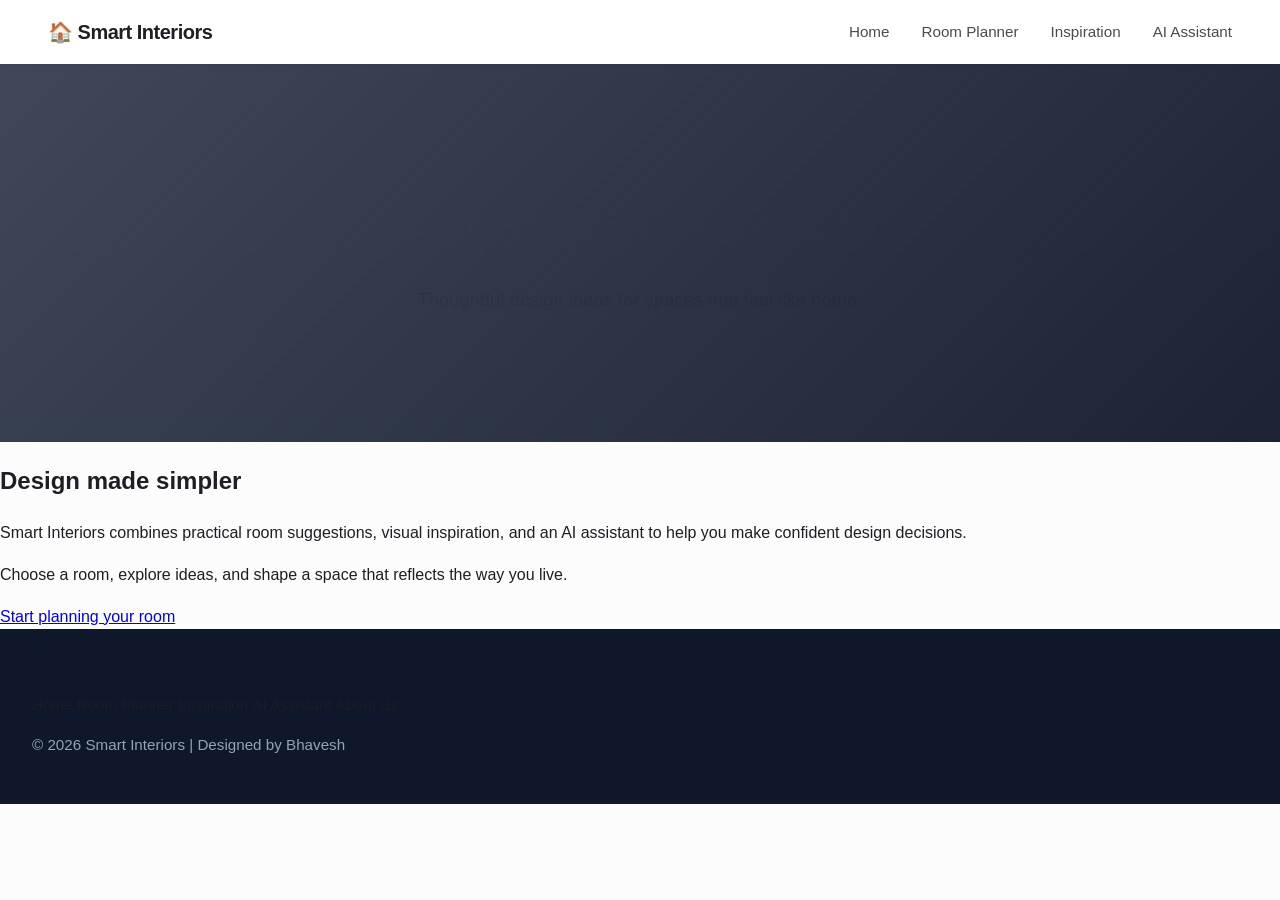
<file: about.html>
<!DOCTYPE html>
<html lang="en">
<head>
  <meta charset="UTF-8">
  <meta name="viewport" content="width=device-width, initial-scale=1.0">
  <title>About Smart Interiors</title>
  <link rel="stylesheet" href="style.css">
</head>
<body>
  <header>
    <div class="logo">🏠 Smart Interiors</div>
    <nav aria-label="Main navigation">
      <ul>
        <li><a href="index.html#home">Home</a></li>
        <li><a href="index.html#suggestions">Room Planner</a></li>
        <li><a href="index.html#gallery">Inspiration</a></li>
        <li><a href="index.html#assistant">AI Assistant</a></li>
      </ul>
    </nav>
  </header>

  <main class="about-page">
    <section class="hero">
      <h1>About Smart Interiors</h1>
      <p>Thoughtful design ideas for spaces that feel like home.</p>
    </section>

    <section class="about-content">
      <h2>Design made simpler</h2>
      <p>Smart Interiors combines practical room suggestions, visual inspiration, and an AI assistant to help you make confident design decisions.</p>
      <p>Choose a room, explore ideas, and shape a space that reflects the way you live.</p>
      <a class="about-back-link" href="index.html#suggestions">Start planning your room</a>
    </section>
  </main>

  <footer id="contact">
    <nav class="footer-links" aria-label="Footer navigation">
      <a href="index.html#home">Home</a>
      <a href="index.html#suggestions">Room Planner</a>
      <a href="index.html#gallery">Inspiration</a>
      <a href="index.html#assistant">AI Assistant</a>
      <a href="about.html">About Us</a>
    </nav>
    <p>&copy; 2026 Smart Interiors | Designed by Bhavesh</p>
  </footer>

  <script src="script.js"></script>
</body>
</html>
</file>
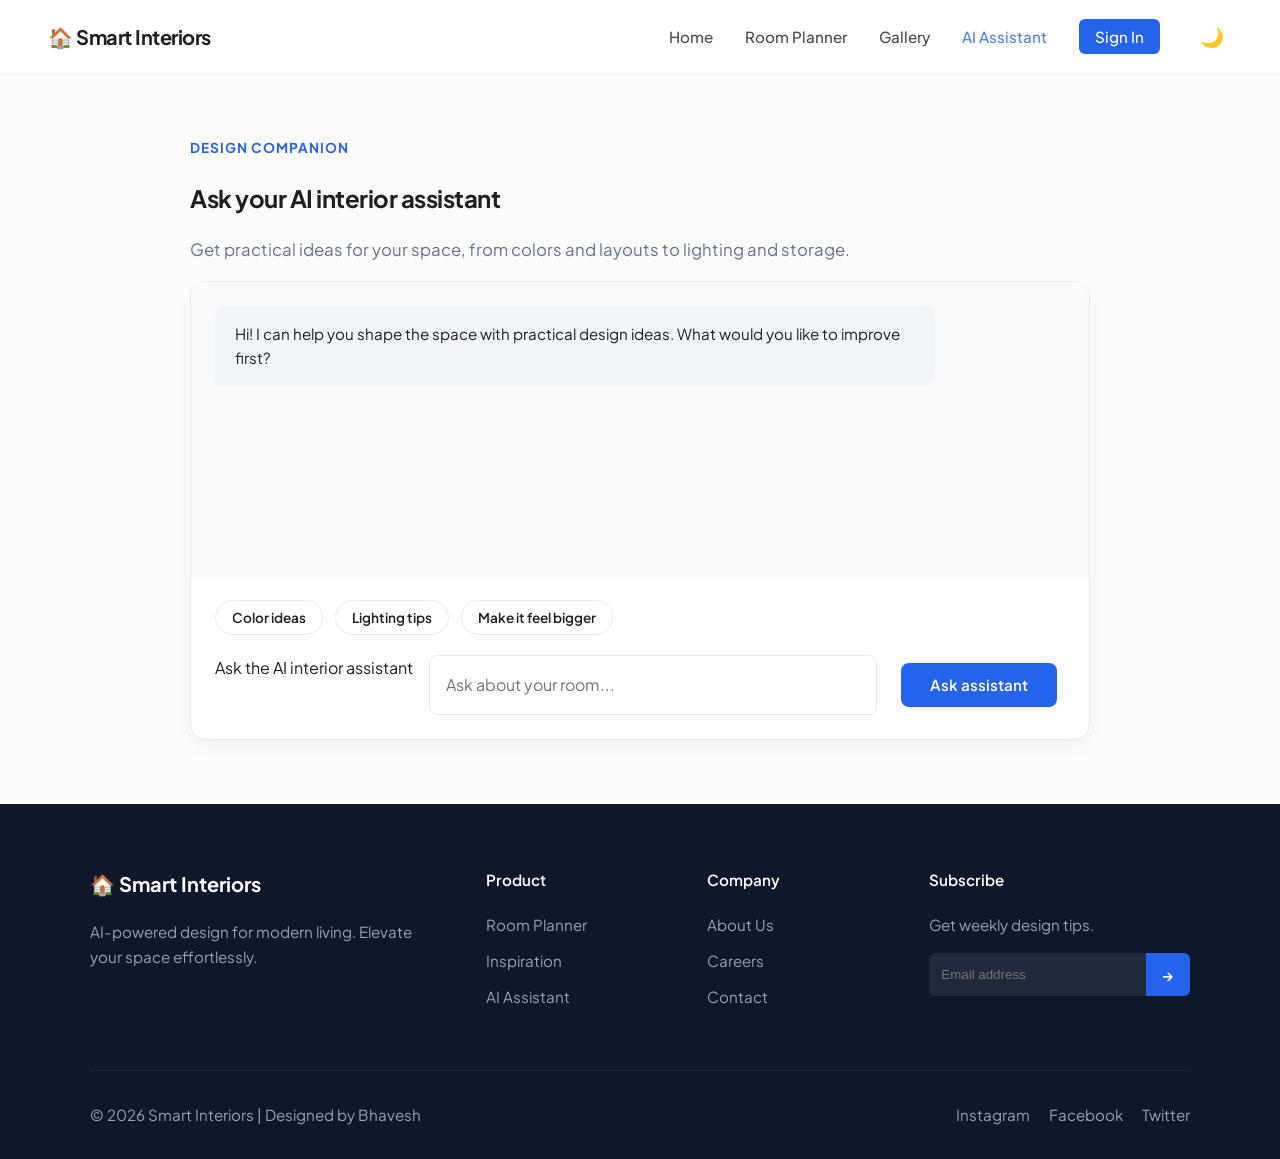
<file: assistant.html>
<!DOCTYPE html>
<html lang="en">
<head>
  <meta charset="UTF-8">
  <meta name="viewport" content="width=device-width, initial-scale=1.0">
  <title>Smart Interiors | AI Assistant</title>
  <link rel="preconnect" href="https://fonts.googleapis.com">
  <link rel="preconnect" href="https://fonts.gstatic.com" crossorigin>
  <link href="https://fonts.googleapis.com/css2?family=Plus+Jakarta+Sans:wght@400;500;600;700&display=swap" rel="stylesheet">
  <link rel="stylesheet" href="style.css">
</head>
<body>
  <!-- Header -->
  <header id="main-header">
    <div class="logo">🏠 Smart Interiors</div>
    <button class="mobile-menu-btn" id="mobile-menu-btn" aria-label="Toggle menu">☰</button>
    <nav id="main-nav">
      <ul>
        <li><a href="index.html">Home</a></li>
        <li><a href="planner.html">Room Planner</a></li>
        <li><a href="gallery.html">Gallery</a></li>
        <li><a href="assistant.html" style="color: var(--primary);">AI Assistant</a></li>
        <li><a href="#" id="login-btn" class="nav-btn">Sign In</a></li>
        <li><button id="theme-toggle" class="icon-btn" aria-label="Toggle dark mode">🌙</button></li>
      </ul>
    </nav>
  </header>

  <!-- Assistant -->
  <section class="assistant-section animate-on-scroll" id="assistant">
    <div class="assistant-heading">
      <p class="eyebrow" style="color: var(--primary); font-weight: 700; text-transform: uppercase; letter-spacing: 1px; font-size: 0.85rem; margin-bottom: 0.5rem;">Design companion</p>
      <h2>Ask your AI interior assistant</h2>
      <p>Get practical ideas for your space, from colors and layouts to lighting and storage.</p>
    </div>
    <div class="assistant-panel">
      <div class="chat-messages" id="chat-messages" role="log" aria-live="polite" aria-label="AI assistant conversation"></div>
      <div class="quick-prompts" aria-label="Suggested questions">
        <button type="button" data-question="What colors would work well?">Color ideas</button>
        <button type="button" data-question="How can I improve the lighting?">Lighting tips</button>
        <button type="button" data-question="How can I make the room feel bigger?">Make it feel bigger</button>
      </div>
      <form class="chat-form" id="assistant-form">
        <label class="sr-only" for="assistant-input">Ask the AI interior assistant</label>
        <input id="assistant-input" type="text" placeholder="Ask about your room..." autocomplete="off" required>
        <button type="submit">Ask assistant</button>
      </form>
    </div>
  </section>

  <!-- Footer -->
  <footer id="contact">
    <div class="footer-content">
      <div class="footer-brand">
        <h3>🏠 Smart Interiors</h3>
        <p>AI-powered design for modern living. Elevate your space effortlessly.</p>
      </div>
      <div class="footer-links-col">
        <h4>Product</h4>
        <a href="planner.html">Room Planner</a>
        <a href="gallery.html">Inspiration</a>
        <a href="assistant.html">AI Assistant</a>
      </div>
      <div class="footer-links-col">
        <h4>Company</h4>
        <a href="#">About Us</a>
        <a href="#">Careers</a>
        <a href="#">Contact</a>
      </div>
      <div class="footer-newsletter">
        <h4>Subscribe</h4>
        <p>Get weekly design tips.</p>
        <form class="newsletter-form" onsubmit="event.preventDefault(); showToast('Subscribed successfully! 🎉');">
          <input type="email" placeholder="Email address" required>
          <button type="submit">→</button>
        </form>
      </div>
    </div>
    <div class="footer-bottom">
      <p>&copy; 2026 Smart Interiors | Designed by Bhavesh</p>
      <div class="socials">
        <a href="#">Instagram</a>
        <a href="#">Facebook</a>
        <a href="#">Twitter</a>
      </div>
    </div>
  </footer>

  <div id="toast-container"></div>
  <script src="script.js"></script>
</body>
</html>
</file>
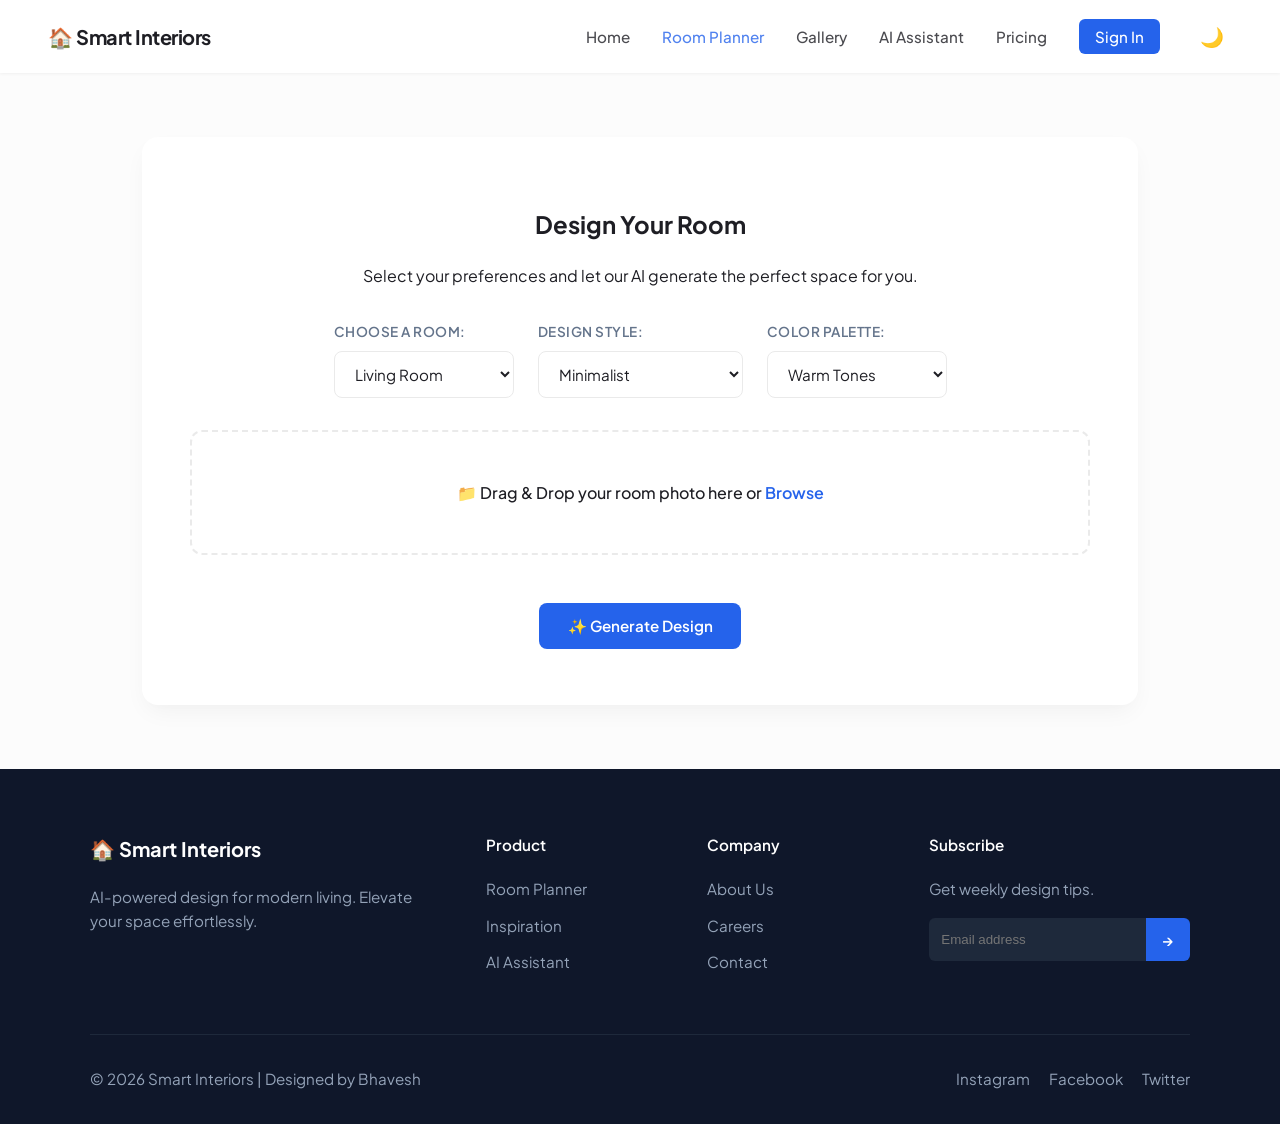
<file: planner.html>
<!DOCTYPE html>
<html lang="en">
<head>
  <meta charset="UTF-8">
  <meta name="viewport" content="width=device-width, initial-scale=1.0">
  <title>Smart Interiors | Room Planner</title>
  <link rel="preconnect" href="https://fonts.googleapis.com">
  <link rel="preconnect" href="https://fonts.gstatic.com" crossorigin>
  <link href="https://fonts.googleapis.com/css2?family=Plus+Jakarta+Sans:wght@400;500;600;700&display=swap" rel="stylesheet">
  <link rel="stylesheet" href="style.css">
</head>
<body>
  <!-- Header -->
  <header id="main-header">
    <div class="logo">🏠 Smart Interiors</div>
    <button class="mobile-menu-btn" id="mobile-menu-btn" aria-label="Toggle menu">☰</button>
    <nav id="main-nav">
      <ul>
        <li><a href="index.html">Home</a></li>
        <li><a href="planner.html" style="color: var(--primary);">Room Planner</a></li>
        <li><a href="gallery.html">Gallery</a></li>
        <li><a href="assistant.html">AI Assistant</a></li>
        <li><a href="pricing.html">Pricing</a></li>
        <li><a href="#" id="login-btn" class="nav-btn">Sign In</a></li>
        <li><button id="theme-toggle" class="icon-btn" aria-label="Toggle dark mode">🌙</button></li>
      </ul>
    </nav>
  </header>

  <!-- Input -->
  <section class="input-section animate-on-scroll" id="suggestions">
    <h2>Design Your Room</h2>
    <p style="color: var(--text-color); margin-bottom: 2rem;">Select your preferences and let our AI generate the perfect space for you.</p>
    <div class="filters">
      <div class="filter-group">
        <label for="room">Choose a room:</label>
        <select id="room">
          <option value="living">Living Room</option>
          <option value="bedroom">Bedroom</option>
          <option value="kitchen">Kitchen</option>
          <option value="office">Office</option>
        </select>
      </div>
      <div class="filter-group">
        <label for="style">Design Style:</label>
        <select id="style">
          <option value="minimalist">Minimalist</option>
          <option value="bohemian">Bohemian</option>
          <option value="industrial">Industrial</option>
          <option value="scandinavian">Scandinavian</option>
          <option value="midcentury">Mid-Century Modern</option>
        </select>
      </div>
      <div class="filter-group">
        <label for="color">Color Palette:</label>
        <select id="color">
          <option value="warm">Warm Tones</option>
          <option value="cool">Cool Tones</option>
          <option value="monochromatic">Monochromatic</option>
          <option value="pastel">Pastels</option>
        </select>
      </div>
    </div>

    <div class="upload-area" id="upload-area">
      <p>📁 Drag & Drop your room photo here or <span class="upload-link">Browse</span></p>
      <input type="file" id="room-upload" hidden accept="image/*">
    </div>

    <button type="button" id="suggest-btn" onclick="getSuggestion()">✨ Generate Design</button>
  </section>

  <!-- Output -->
  <section class="output-section" id="gallery" style="display: none;">
    <div class="output-header">
      <h2>Your AI Design</h2>
      <button id="save-design-btn" class="icon-btn outline">❤️ Save Design</button>
    </div>
    
    <div id="loading-state" style="display:none;">
      <div class="skeleton-wrapper">
        <div class="skeleton skel-title"></div>
        <div class="skeleton skel-text"></div>
        <div class="skeleton skel-img"></div>
        <div class="skel-grid">
          <div class="skeleton skel-card"></div>
          <div class="skeleton skel-card"></div>
          <div class="skeleton skel-card"></div>
        </div>
      </div>
    </div>

    <div id="results-content">
      <p id="suggestion-text">Your AI suggestion will appear here...</p>
      
      <div class="palette-container">
        <div id="color-palette" class="color-palette"></div>
      </div>

      <div id="suggestion-image"></div>
      
      <div class="shoppable-container">
        <h3>Shop the Look</h3>
        <div id="shoppable-items" class="shoppable-items"></div>
      </div>
    </div>
  </section>

  <!-- Footer -->
  <footer id="contact">
    <div class="footer-content">
      <div class="footer-brand">
        <h3>🏠 Smart Interiors</h3>
        <p>AI-powered design for modern living. Elevate your space effortlessly.</p>
      </div>
      <div class="footer-links-col">
        <h4>Product</h4>
        <a href="planner.html">Room Planner</a>
        <a href="gallery.html">Inspiration</a>
        <a href="assistant.html">AI Assistant</a>
      </div>
      <div class="footer-links-col">
        <h4>Company</h4>
        <a href="#">About Us</a>
        <a href="#">Careers</a>
        <a href="#">Contact</a>
      </div>
      <div class="footer-newsletter">
        <h4>Subscribe</h4>
        <p>Get weekly design tips.</p>
        <form class="newsletter-form" onsubmit="event.preventDefault(); showToast('Subscribed successfully! 🎉');">
          <input type="email" placeholder="Email address" required>
          <button type="submit">→</button>
        </form>
      </div>
    </div>
    <div class="footer-bottom">
      <p>&copy; 2026 Smart Interiors | Designed by Bhavesh</p>
      <div class="socials">
        <a href="#">Instagram</a>
        <a href="#">Facebook</a>
        <a href="#">Twitter</a>
      </div>
    </div>
  </footer>

  <div id="toast-container"></div>
  <script src="script.js"></script>
</body>
</html>
</file>
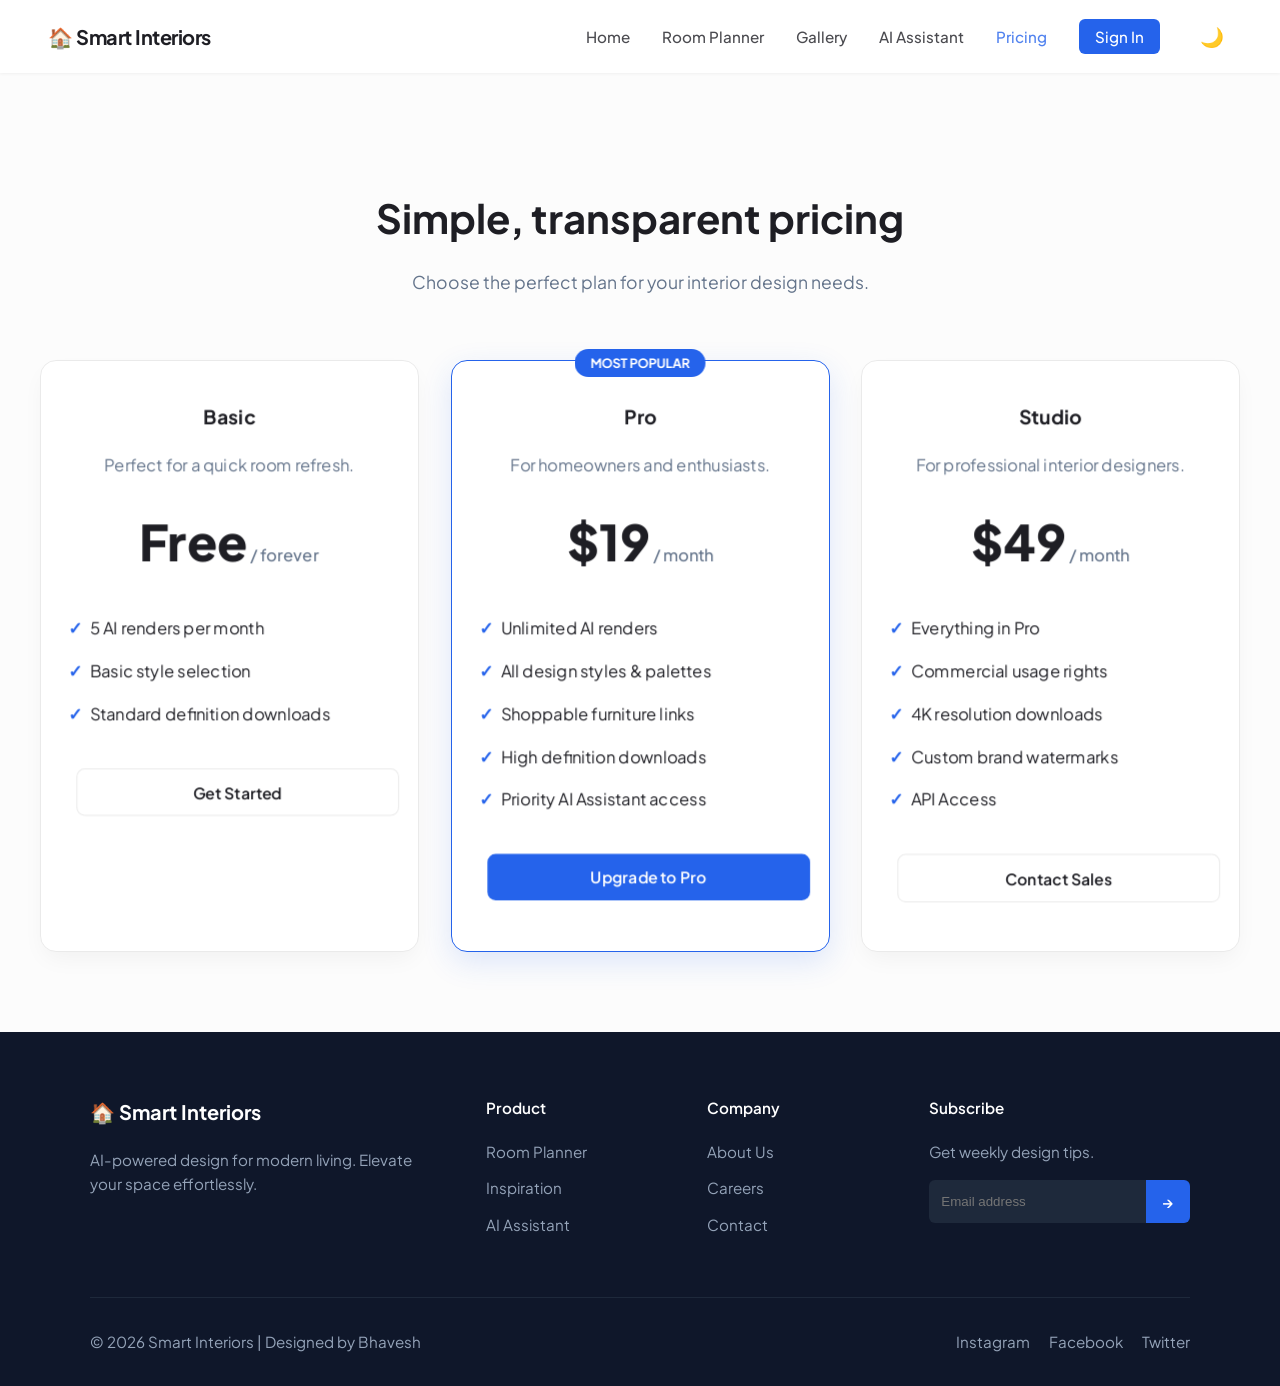
<file: pricing.html>
<!DOCTYPE html>
<html lang="en">
<head>
  <meta charset="UTF-8">
  <meta name="viewport" content="width=device-width, initial-scale=1.0">
  <title>Smart Interiors | Pricing</title>
  <link rel="preconnect" href="https://fonts.googleapis.com">
  <link rel="preconnect" href="https://fonts.gstatic.com" crossorigin>
  <link href="https://fonts.googleapis.com/css2?family=Plus+Jakarta+Sans:wght@400;500;600;700&display=swap" rel="stylesheet">
  <link rel="stylesheet" href="style.css">
</head>
<body>
  <!-- Header -->
  <header id="main-header">
    <div class="logo">🏠 Smart Interiors</div>
    <button class="mobile-menu-btn" id="mobile-menu-btn" aria-label="Toggle menu">☰</button>
    <nav id="main-nav">
      <ul>
        <li><a href="index.html">Home</a></li>
        <li><a href="planner.html">Room Planner</a></li>
        <li><a href="gallery.html">Gallery</a></li>
        <li><a href="assistant.html">AI Assistant</a></li>
        <li><a href="pricing.html" style="color: var(--primary);">Pricing</a></li>
        <li><a href="#" id="login-btn" class="nav-btn">Sign In</a></li>
        <li><button id="theme-toggle" class="icon-btn" aria-label="Toggle dark mode">🌙</button></li>
      </ul>
    </nav>
  </header>

  <!-- Pricing Section -->
  <section class="pricing-section animate-on-scroll">
    <h2 style="font-size: 2.5rem; margin-bottom: 1rem;">Simple, transparent pricing</h2>
    <p style="color: #64748b; font-size: 1.1rem; margin-bottom: 4rem;">Choose the perfect plan for your interior design needs.</p>
    
    <div class="pricing-grid">
      <!-- Basic -->
      <div class="price-card tilt-card">
        <div class="tilt-card-inner">
          <h3 style="margin-top: 0;">Basic</h3>
          <p style="color: #64748b;">Perfect for a quick room refresh.</p>
          <div class="price">Free<span> / forever</span></div>
          <ul class="features">
            <li>5 AI renders per month</li>
            <li>Basic style selection</li>
            <li>Standard definition downloads</li>
          </ul>
          <button class="secondary price-btn">Get Started</button>
        </div>
      </div>
      
      <!-- Pro -->
      <div class="price-card popular tilt-card">
        <div class="popular-badge">Most Popular</div>
        <div class="tilt-card-inner">
          <h3 style="margin-top: 0;">Pro</h3>
          <p style="color: #64748b;">For homeowners and enthusiasts.</p>
          <div class="price">$19<span> / month</span></div>
          <ul class="features">
            <li>Unlimited AI renders</li>
            <li>All design styles & palettes</li>
            <li>Shoppable furniture links</li>
            <li>High definition downloads</li>
            <li>Priority AI Assistant access</li>
          </ul>
          <button class="price-btn">Upgrade to Pro</button>
        </div>
      </div>
      
      <!-- Studio -->
      <div class="price-card tilt-card">
        <div class="tilt-card-inner">
          <h3 style="margin-top: 0;">Studio</h3>
          <p style="color: #64748b;">For professional interior designers.</p>
          <div class="price">$49<span> / month</span></div>
          <ul class="features">
            <li>Everything in Pro</li>
            <li>Commercial usage rights</li>
            <li>4K resolution downloads</li>
            <li>Custom brand watermarks</li>
            <li>API Access</li>
          </ul>
          <button class="secondary price-btn">Contact Sales</button>
        </div>
      </div>
    </div>
  </section>

  <!-- Footer -->
  <footer id="contact">
    <div class="footer-content">
      <div class="footer-brand">
        <h3>🏠 Smart Interiors</h3>
        <p>AI-powered design for modern living. Elevate your space effortlessly.</p>
      </div>
      <div class="footer-links-col">
        <h4>Product</h4>
        <a href="planner.html">Room Planner</a>
        <a href="gallery.html">Inspiration</a>
        <a href="assistant.html">AI Assistant</a>
      </div>
      <div class="footer-links-col">
        <h4>Company</h4>
        <a href="#">About Us</a>
        <a href="#">Careers</a>
        <a href="#">Contact</a>
      </div>
      <div class="footer-newsletter">
        <h4>Subscribe</h4>
        <p>Get weekly design tips.</p>
        <form class="newsletter-form" onsubmit="event.preventDefault(); showToast('Subscribed successfully! 🎉');">
          <input type="email" placeholder="Email address" required>
          <button type="submit">→</button>
        </form>
      </div>
    </div>
    <div class="footer-bottom">
      <p>&copy; 2026 Smart Interiors | Designed by Bhavesh</p>
      <div class="socials">
        <a href="#">Instagram</a>
        <a href="#">Facebook</a>
        <a href="#">Twitter</a>
      </div>
    </div>
  </footer>

  <div id="toast-container"></div>
  <script src="script.js"></script>
</body>
</html>
</file>
<file: style.css>
:root {
  --bg-color: #fcfcfc;
  --text-color: #1e1e24;
  --header-bg: rgba(255, 255, 255, 0.85);
  --header-text: #1e1e24;
  --section-bg: #ffffff;
  --border-color: #eaeaea;
  --primary: #2563eb;
  --primary-hover: #1d4ed8;
  --panel-bg: #ffffff;
  --chat-bg: #f8fafc;
  --user-msg: #2563eb;
  --user-msg-text: #ffffff;
  --ai-msg: #f1f5f9;
  --ai-msg-text: #1e1e24;
  --card-bg: #ffffff;
  --shadow: 0 10px 25px -5px rgba(0, 0, 0, 0.05), 0 8px 10px -6px rgba(0, 0, 0, 0.01);
  --selection-bg: rgba(37, 99, 235, 0.2);
}

[data-theme="dark"] {
  --bg-color: #0f172a;
  --text-color: #f8fafc;
  --header-bg: rgba(15, 23, 42, 0.85);
  --header-text: #f8fafc;
  --section-bg: #1e293b;
  --border-color: #334155;
  --primary: #3b82f6;
  --primary-hover: #60a5fa;
  --panel-bg: #1e293b;
  --chat-bg: #0f172a;
  --user-msg: #3b82f6;
  --ai-msg: #334155;
  --ai-msg-text: #f8fafc;
  --card-bg: #1e293b;
  --shadow: 0 10px 25px -5px rgba(0, 0, 0, 0.4), 0 8px 10px -6px rgba(0, 0, 0, 0.2);
  --selection-bg: rgba(59, 130, 246, 0.4);
}

/* Global Selection & Scrollbar */
::selection {
  background: var(--selection-bg);
  color: inherit;
}
::-webkit-scrollbar {
  width: 10px;
}
::-webkit-scrollbar-track {
  background: var(--bg-color);
}
::-webkit-scrollbar-thumb {
  background: var(--border-color);
  border-radius: 5px;
}
::-webkit-scrollbar-thumb:hover {
  background: #94a3b8;
}

body {
  font-family: 'Plus Jakarta Sans', -apple-system, BlinkMacSystemFont, sans-serif;
  margin: 0;
  padding: 0;
  background: var(--bg-color);
  color: var(--text-color);
  line-height: 1.6;
  transition: background 0.3s ease, color 0.3s ease;
  overflow-x: hidden;
}

/* Header & Glassmorphism */
header {
  background: var(--header-bg);
  color: var(--header-text);
  display: flex;
  justify-content: space-between;
  align-items: center;
  padding: 1rem 3rem;
  box-shadow: 0 1px 3px rgba(0,0,0,0.05);
  position: sticky;
  top: 0;
  z-index: 1000;
  backdrop-filter: blur(12px);
  -webkit-backdrop-filter: blur(12px);
  transition: all 0.3s ease;
}

header .logo {
  font-size: 1.25rem;
  font-weight: 700;
  letter-spacing: -0.5px;
}

.mobile-menu-btn {
  display: none;
  background: none;
  border: none;
  color: var(--header-text);
  font-size: 1.5rem;
  cursor: pointer;
}

nav ul {
  list-style: none;
  display: flex;
  gap: 2rem;
  align-items: center;
  margin: 0;
}

nav a {
  color: var(--header-text);
  opacity: 0.8;
  text-decoration: none;
  font-weight: 500;
  font-size: 0.95rem;
  transition: all 0.2s ease;
}

nav a:hover {
  color: var(--primary);
  opacity: 1;
}

.nav-btn {
  background: var(--primary);
  color: white !important;
  padding: 0.5rem 1rem;
  border-radius: 6px;
  opacity: 1 !important;
}
.nav-btn:hover {
  background: var(--primary-hover);
}

.icon-btn {
  background: none;
  border: none;
  font-size: 1.2rem;
  cursor: pointer;
  padding: 0.5rem;
  color: inherit;
  margin: 0;
  border-radius: 50%;
  transition: background 0.2s;
}
.icon-btn:hover {
  background: var(--border-color);
  transform: scale(1.05);
}
.icon-btn.outline {
  border: 1px solid var(--border-color);
  border-radius: 8px;
  font-size: 0.9rem;
  padding: 0.5rem 1rem;
  font-weight: 600;
}

/* Parallax Hero */
.hero {
  position: relative;
  text-align: center;
  padding: 8rem 2rem;
  background-image: url('https://images.unsplash.com/photo-1600210492486-724fe5c67fb0?w=1600&q=80');
  background-attachment: fixed;
  background-position: center;
  background-repeat: no-repeat;
  background-size: cover;
  color: white;
  overflow: hidden;
}
.hero::before {
  content: '';
  position: absolute;
  top: 0; left: 0; right: 0; bottom: 0;
  background: linear-gradient(135deg, rgba(30,41,59,0.85) 0%, rgba(15,23,42,0.95) 100%);
  z-index: 1;
}
.hero-content {
  position: relative;
  z-index: 2;
  max-width: 800px;
  margin: 0 auto;
}
.hero h1 {
  font-size: 3rem;
  margin: 0 0 1rem 0;
  font-weight: 800;
  letter-spacing: -1px;
}
.hero p {
  font-size: 1.15rem;
  margin: 0;
  color: #cbd5e1;
  font-weight: 400;
}

/* Scroll Animation Classes */
.animate-on-scroll {
  opacity: 0;
  transform: translateY(30px);
  transition: opacity 0.8s ease-out, transform 0.8s ease-out;
}
.animate-on-scroll.is-visible {
  opacity: 1;
  transform: translateY(0);
}

.input-section, .output-section {
  text-align: center;
  margin: 4rem auto;
  max-width: 900px;
  padding: 3rem;
  background: var(--section-bg);
  border-radius: 16px;
  box-shadow: var(--shadow);
}

.filters {
  display: flex;
  flex-wrap: wrap;
  justify-content: center;
  gap: 1.5rem;
  margin-bottom: 2rem;
}

.filter-group {
  display: flex;
  flex-direction: column;
  align-items: flex-start;
}

.filter-group label {
  font-weight: 600;
  margin-bottom: 0.5rem;
  font-size: 0.85rem;
  text-transform: uppercase;
  letter-spacing: 0.5px;
  color: #64748b;
}

select {
  padding: 0.75rem 1rem;
  border: 1px solid var(--border-color);
  border-radius: 8px;
  font-size: 0.95rem;
  font-family: inherit;
  background: var(--card-bg);
  color: var(--text-color);
  cursor: pointer;
  min-width: 180px;
  transition: all 0.2s;
}
select:focus {
  outline: none;
  border-color: var(--primary);
  box-shadow: 0 0 0 3px rgba(37, 99, 235, 0.1);
}

.upload-area {
  border: 2px dashed var(--border-color);
  border-radius: 12px;
  padding: 3rem 2rem;
  margin: 1.5rem 0 2.5rem 0;
  background: var(--card-bg);
  cursor: pointer;
  transition: all 0.2s ease;
}
.upload-area:hover {
  border-color: var(--primary);
  background: rgba(37, 99, 235, 0.02);
}
.upload-area p {
  margin: 0;
  color: var(--text-color);
  font-weight: 500;
}
.upload-link {
  color: var(--primary);
  font-weight: 600;
}

button {
  background: var(--primary);
  color: white;
  border: none;
  padding: 0.8rem 1.8rem;
  margin: 0.5rem;
  cursor: pointer;
  border-radius: 8px;
  transition: all 0.2s ease;
  font-weight: 600;
  font-size: 0.95rem;
  font-family: inherit;
}

button:hover {
  background: var(--primary-hover);
  transform: translateY(-2px);
  box-shadow: 0 4px 12px rgba(37, 99, 235, 0.2);
}
button:active {
  transform: translateY(0);
}

button.secondary {
  background: transparent;
  color: var(--text-color);
  border: 1px solid var(--border-color);
}
button.secondary:hover {
  background: var(--border-color);
  box-shadow: none;
}

/* Output section additions */
.output-header {
  display: flex;
  justify-content: space-between;
  align-items: center;
  border-bottom: 1px solid var(--border-color);
  padding-bottom: 1rem;
  margin-bottom: 2rem;
}
.output-header h2 {
  margin: 0;
  color: var(--text-color);
  font-weight: 700;
}

/* Skeleton Loader Styles */
.skeleton-wrapper {
  display: flex;
  flex-direction: column;
  gap: 1.5rem;
  width: 100%;
  margin-top: 2rem;
}
.skeleton {
  background: linear-gradient(90deg, var(--card-bg) 25%, var(--border-color) 50%, var(--card-bg) 75%);
  background-size: 400% 100%;
  animation: shimmer 1.5s infinite linear;
  border-radius: 8px;
}
@keyframes shimmer {
  0% { background-position: 100% 0; }
  100% { background-position: -100% 0; }
}
.skel-title { height: 30px; width: 60%; margin: 0 auto; }
.skel-img { height: 300px; width: 100%; border-radius: 12px; margin-top: 1rem; }
.skel-text { height: 16px; width: 90%; margin: 0 auto; }
.skel-grid { display: grid; grid-template-columns: repeat(auto-fit, minmax(200px, 1fr)); gap: 1.5rem; margin-top: 1.5rem; }
.skel-card { height: 200px; }

.color-palette {
  display: flex;
  justify-content: center;
  gap: 1.5rem;
  margin: 2rem 0;
}
.color-swatch {
  width: 60px;
  height: 60px;
  border-radius: 50%;
  box-shadow: var(--shadow);
  display: flex;
  align-items: center;
  justify-content: center;
  position: relative;
  cursor: pointer;
  transition: transform 0.2s cubic-bezier(0.34, 1.56, 0.64, 1);
  border: 2px solid var(--card-bg);
}
.color-swatch:hover {
  transform: scale(1.15) translateY(-5px);
}
.color-swatch span {
  position: absolute;
  bottom: -30px;
  font-size: 0.75rem;
  background: var(--text-color);
  color: var(--bg-color);
  padding: 4px 8px;
  border-radius: 4px;
  opacity: 0;
  transition: opacity 0.2s;
  pointer-events: none;
  font-weight: 600;
  white-space: nowrap;
}
.color-swatch:hover span {
  opacity: 1;
}

.shoppable-items {
  display: grid;
  grid-template-columns: repeat(auto-fit, minmax(200px, 1fr));
  gap: 1.5rem;
  margin-top: 1.5rem;
}
.shop-card {
  background: var(--card-bg);
  border-radius: 12px;
  padding: 1rem;
  box-shadow: var(--shadow);
  text-align: left;
  border: 1px solid var(--border-color);
  cursor: pointer;
}
.shop-card img {
  width: 100%;
  height: 150px;
  object-fit: cover;
  border-radius: 8px;
  margin-bottom: 1rem;
}
.shop-card h4 { margin: 0 0 0.25rem 0; font-size: 1rem; color: var(--text-color); }
.shop-card p { margin: 0 0 1rem 0; color: #64748b; font-size: 0.95rem; font-weight: 600;}
.shop-card button { width: 100%; padding: 0.6rem; margin: 0; font-size: 0.9rem;}

.image-gallery {
  display: grid;
  grid-template-columns: repeat(auto-fit, minmax(350px, 1fr));
  gap: 1.5rem;
  margin-top: 1.5rem;
}
.image-gallery img {
  width: 100%;
  height: 280px;
  object-fit: cover;
  border-radius: 12px;
  box-shadow: var(--shadow);
  cursor: pointer;
}

/* Assistant Section */
.assistant-section {
  max-width: 900px;
  margin: 4rem auto;
  padding: 0 2rem;
}
.assistant-panel {
  border: 1px solid var(--border-color);
  border-radius: 16px;
  background: var(--panel-bg);
  box-shadow: var(--shadow);
  overflow: hidden;
}
.assistant-heading h2 { color: var(--text-color); font-weight: 700; letter-spacing: -0.5px;}
.assistant-heading p:last-child { color: #64748b; font-size: 1.05rem;}
.chat-messages {
  display: flex;
  min-height: 250px;
  max-height: 400px;
  flex-direction: column;
  gap: 1rem;
  overflow-y: auto;
  padding: 1.5rem;
  background: var(--chat-bg);
}
.chat-message {
  max-width: 80%;
  padding: 1rem 1.25rem;
  border-radius: 12px;
  font-size: 0.95rem;
  animation: fadeIn 0.3s cubic-bezier(0.39, 0.57, 0.56, 1);
}
@keyframes fadeIn { from { opacity: 0; transform: translateY(10px); } to { opacity: 1; transform: translateY(0); } }

.chat-message.assistant {
  align-self: flex-start;
  background: var(--ai-msg);
  color: var(--ai-msg-text);
  border-bottom-left-radius: 4px;
}
.chat-message.user {
  align-self: flex-end;
  background: var(--user-msg);
  color: var(--user-msg-text);
  border-bottom-right-radius: 4px;
}

.quick-prompts {
  display: flex;
  flex-wrap: wrap;
  gap: 0.75rem;
  padding: 1.25rem 1.5rem 0;
}
.quick-prompts button {
  margin: 0;
  padding: 0.5rem 1rem;
  border: 1px solid var(--border-color);
  background: var(--panel-bg);
  color: var(--text-color);
  font-size: 0.85rem;
  border-radius: 20px;
}
.quick-prompts button:hover {
  background: var(--border-color);
}

.chat-form {
  display: flex;
  gap: 1rem;
  padding: 1.25rem 1.5rem 1.5rem;
}
.chat-form input {
  flex: 1;
  padding: 0.8rem 1rem;
  border: 1px solid var(--border-color);
  border-radius: 8px;
  background: var(--card-bg);
  color: var(--text-color);
  font: inherit;
  transition: all 0.2s;
}
.chat-form input:focus {
  outline: none;
  border-color: var(--primary);
  box-shadow: 0 0 0 3px rgba(37, 99, 235, 0.1);
}

/* Testimonials */
.testimonials {
  text-align: center;
  padding: 5rem 2rem;
  background: var(--chat-bg);
  margin-top: 4rem;
}
.testimonials h2 {
  font-size: 2rem;
  font-weight: 700;
  margin-bottom: 3rem;
  letter-spacing: -0.5px;
}
.testimonial-grid {
  display: grid;
  grid-template-columns: repeat(auto-fit, minmax(300px, 1fr));
  gap: 2rem;
  max-width: 1100px;
  margin: 0 auto;
}
.testimonial-card {
  background: var(--card-bg);
  padding: 2rem;
  border-radius: 16px;
  box-shadow: var(--shadow);
  border: 1px solid var(--border-color);
  text-align: left;
}
.testimonial-card .stars {
  color: #f59e0b;
  font-size: 1.2rem;
  margin-bottom: 1rem;
}
.testimonial-card p {
  font-style: italic;
  color: var(--text-color);
  margin-bottom: 1.5rem;
}
.testimonial-card .user {
  font-weight: 700;
  color: var(--primary);
}

/* FAQ Section */
.faq-section {
  max-width: 800px;
  margin: 5rem auto;
  padding: 0 2rem;
}
.faq-section h2 { text-align: center; margin-bottom: 3rem; font-size: 2.2rem; font-weight: 700; }
.faq-item {
  border-bottom: 1px solid var(--border-color);
  margin-bottom: 1rem;
}
.faq-question {
  width: 100%;
  text-align: left;
  background: none;
  border: none;
  padding: 1.5rem 0;
  font-size: 1.1rem;
  font-weight: 600;
  color: var(--text-color);
  cursor: pointer;
  display: flex;
  justify-content: space-between;
  align-items: center;
  box-shadow: none;
}
.faq-question:hover { background: none; transform: none; box-shadow: none; color: var(--primary); }
.faq-answer {
  max-height: 0;
  overflow: hidden;
  transition: max-height 0.3s ease;
  color: #64748b;
  line-height: 1.6;
}
.faq-answer p { margin: 0 0 1.5rem 0; }
.faq-item.active .faq-answer { max-height: 300px; }
.faq-item.active .faq-icon { transform: rotate(45deg); }
.faq-icon { transition: transform 0.3s; font-size: 1.5rem; color: var(--primary); }


/* Pricing Page */
.pricing-section {
  padding: 5rem 2rem;
  text-align: center;
  max-width: 1200px;
  margin: 0 auto;
}
.pricing-grid {
  display: grid;
  grid-template-columns: repeat(auto-fit, minmax(300px, 1fr));
  gap: 2rem;
  margin-top: 3rem;
}
.price-card {
  background: var(--card-bg);
  border: 1px solid var(--border-color);
  border-radius: 16px;
  padding: 3rem 2rem;
  box-shadow: var(--shadow);
  position: relative;
}
.price-card.popular {
  border-color: var(--primary);
  box-shadow: 0 10px 30px rgba(37,99,235,0.15);
}
.popular-badge {
  position: absolute;
  top: -12px;
  left: 50%;
  transform: translateX(-50%);
  background: var(--primary);
  color: white;
  padding: 0.25rem 1rem;
  border-radius: 20px;
  font-size: 0.8rem;
  font-weight: 700;
  text-transform: uppercase;
}
.price { font-size: 3rem; font-weight: 800; color: var(--text-color); margin: 1.5rem 0; }
.price span { font-size: 1rem; color: #64748b; font-weight: 500; }
.features { list-style: none; padding: 0; margin: 2rem 0; text-align: left; }
.features li { margin-bottom: 1rem; color: var(--text-color); display: flex; align-items: center; gap: 0.5rem;}
.features li::before { content: '✓'; color: var(--primary); font-weight: bold; }
.price-btn { width: 100%; }

/* 3D Tilt container */
.tilt-card {
  transform-style: preserve-3d;
  transform: perspective(1000px);
}
.tilt-card-inner {
  transform: translateZ(30px);
}

/* Multi-column Footer */
footer {
  background: #0f172a;
  color: #94a3b8;
  padding: 4rem 2rem 2rem;
  font-size: 0.95rem;
}
.footer-content {
  max-width: 1100px;
  margin: 0 auto;
  display: grid;
  grid-template-columns: 2fr 1fr 1fr 1.5fr;
  gap: 3rem;
  margin-bottom: 3rem;
}
.footer-brand h3 {
  color: white;
  font-size: 1.25rem;
  margin-top: 0;
}
.footer-links-col h4, .footer-newsletter h4 {
  color: white;
  margin-top: 0;
  font-weight: 600;
}
.footer-links-col a {
  display: block;
  color: #94a3b8;
  text-decoration: none;
  margin-bottom: 0.75rem;
  transition: color 0.2s;
}
.footer-links-col a:hover {
  color: white;
}
.newsletter-form {
  display: flex;
  margin-top: 1rem;
}
.newsletter-form input {
  flex: 1;
  padding: 0.75rem;
  border: none;
  border-radius: 6px 0 0 6px;
  background: #1e293b;
  color: white;
}
.newsletter-form button {
  margin: 0;
  border-radius: 0 6px 6px 0;
  padding: 0.75rem 1rem;
}
.footer-bottom {
  max-width: 1100px;
  margin: 0 auto;
  border-top: 1px solid #1e293b;
  padding-top: 2rem;
  display: flex;
  justify-content: space-between;
  align-items: center;
}
.footer-bottom p { margin: 0; }
.socials a {
  color: #94a3b8;
  text-decoration: none;
  margin-left: 1rem;
}
.socials a:hover { color: white; }

/* Toast Notifications */
#toast-container {
  position: fixed;
  bottom: 20px;
  right: 20px;
  z-index: 9999;
  display: flex;
  flex-direction: column;
  gap: 10px;
}
.toast {
  background: var(--text-color);
  color: var(--bg-color);
  padding: 1rem 1.5rem;
  border-radius: 8px;
  box-shadow: 0 10px 15px -3px rgba(0, 0, 0, 0.2);
  font-weight: 600;
  transform: translateX(120%);
  opacity: 0;
  transition: all 0.3s cubic-bezier(0.68, -0.55, 0.265, 1.55);
}
.toast.show {
  transform: translateX(0);
  opacity: 1;
}

/* --- NEW HOMEPAGE SECTIONS --- */
.badge { display: inline-block; padding: 0.5rem 1rem; background: rgba(255,255,255,0.1); border: 1px solid rgba(255,255,255,0.2); border-radius: 20px; font-size: 0.85rem; font-weight: 600; margin-bottom: 1.5rem; backdrop-filter: blur(4px); }
.hero-buttons { display: flex; gap: 1rem; justify-content: center; margin-top: 2rem; }
.btn-large { padding: 1rem 2rem; font-size: 1.1rem; }
.hero-stats { display: flex; gap: 3rem; justify-content: center; margin-top: 4rem; border-top: 1px solid rgba(255,255,255,0.1); padding-top: 2rem; }
.h-stat { font-size: 0.95rem; color: #cbd5e1; }
.h-stat strong { display: block; font-size: 1.5rem; color: white; }

.logos-section { text-align: center; padding: 4rem 2rem; background: var(--bg-color); border-bottom: 1px solid var(--border-color); }
.logos-title { font-size: 0.85rem; font-weight: 700; color: #64748b; letter-spacing: 1px; margin-bottom: 2rem; }
.logo-grid { display: flex; justify-content: center; gap: 4rem; flex-wrap: wrap; opacity: 0.6; }
.logo-item { font-size: 1.5rem; font-weight: 800; color: var(--text-color); filter: grayscale(100%); transition: all 0.3s; }
.logo-item:hover { filter: grayscale(0%); opacity: 1; }

.section-heading { text-align: center; margin-bottom: 4rem; max-width: 600px; margin-left: auto; margin-right: auto; }
.section-heading h2 { font-size: 2.2rem; font-weight: 800; margin-bottom: 1rem; letter-spacing: -0.5px; }
.section-heading p { font-size: 1.1rem; color: #64748b; }

.features-section { padding: 6rem 2rem; background: var(--bg-color); max-width: 1200px; margin: 0 auto; }
.features-grid { display: grid; grid-template-columns: repeat(auto-fit, minmax(300px, 1fr)); gap: 2rem; }
.feature-card { background: var(--card-bg); padding: 2.5rem; border-radius: 16px; border: 1px solid var(--border-color); box-shadow: var(--shadow); transition: transform 0.3s; }
.feature-card:hover { transform: translateY(-5px); }
.feature-icon { font-size: 2.5rem; margin-bottom: 1.5rem; display: inline-block; padding: 1rem; background: var(--chat-bg); border-radius: 12px; }
.feature-card h3 { font-size: 1.25rem; font-weight: 700; margin-bottom: 1rem; }
.feature-card p { color: #64748b; line-height: 1.7; margin: 0; }

.how-it-works-section { padding: 6rem 2rem; background: var(--section-bg); border-top: 1px solid var(--border-color); border-bottom: 1px solid var(--border-color); }
.steps-grid { display: grid; grid-template-columns: repeat(auto-fit, minmax(300px, 1fr)); gap: 3rem; max-width: 1200px; margin: 0 auto; }
.step-card { position: relative; text-align: center; }
.step-number { position: absolute; top: -20px; left: 50%; transform: translateX(-50%); width: 40px; height: 40px; background: var(--primary); color: white; display: flex; align-items: center; justify-content: center; border-radius: 50%; font-weight: 800; font-size: 1.2rem; border: 4px solid var(--section-bg); }
.step-img { width: 100%; height: 200px; object-fit: cover; border-radius: 16px; margin-bottom: 2rem; box-shadow: var(--shadow); }
.step-card h3 { font-size: 1.25rem; font-weight: 700; margin-bottom: 1rem; }
.step-card p { color: #64748b; margin: 0; }

.split-section { display: flex; align-items: center; gap: 4rem; padding: 6rem 2rem; max-width: 1200px; margin: 0 auto; }
.split-content { flex: 1; }
.split-content h2 { font-size: 2.5rem; font-weight: 800; margin-bottom: 1.5rem; letter-spacing: -1px; line-height: 1.2; }
.split-content p { font-size: 1.1rem; color: #64748b; margin-bottom: 2rem; line-height: 1.8; }
.check-list { list-style: none; padding: 0; margin-bottom: 2rem; }
.check-list li { margin-bottom: 1rem; display: flex; align-items: center; gap: 0.75rem; font-weight: 600; }
.check-icon { color: var(--primary); background: rgba(37,99,235,0.1); width: 24px; height: 24px; display: flex; align-items: center; justify-content: center; border-radius: 50%; font-size: 0.8rem; }
.split-image { flex: 1; position: relative; }
.split-image img { width: 100%; border-radius: 20px; box-shadow: var(--shadow); }

.user { display: flex; align-items: center; gap: 1rem; margin-top: 1.5rem; }
.user-avatar { width: 40px; height: 40px; border-radius: 50%; display: flex; align-items: center; justify-content: center; color: white; font-weight: 700; font-size: 1.2rem; }

.cta-section { padding: 6rem 2rem; text-align: center; }
.cta-content { background: linear-gradient(135deg, var(--primary) 0%, #1e40af 100%); border-radius: 24px; padding: 5rem 2rem; max-width: 1000px; margin: 0 auto; color: white; box-shadow: 0 20px 40px rgba(37,99,235,0.2); }
.cta-content h2 { font-size: 2.5rem; font-weight: 800; margin-bottom: 1rem; }
.cta-content p { font-size: 1.2rem; margin-bottom: 2rem; opacity: 0.9; }
.cta-btn:hover { background: #f8fafc !important; color: var(--primary) !important; transform: scale(1.05); }

/* Typing indicator */
.typing-indicator span {
  display: inline-block;
  width: 6px;
  height: 6px;
  background-color: var(--ai-msg-text);
  border-radius: 50%;
  margin: 0 2px;
  animation: typing 1.4s infinite both;
}
.typing-indicator span:nth-child(1) { animation-delay: 0s; }
.typing-indicator span:nth-child(2) { animation-delay: 0.2s; }
.typing-indicator span:nth-child(3) { animation-delay: 0.4s; }
@keyframes typing {
  0%, 80%, 100% { transform: scale(0); opacity: 0.5; }
  40% { transform: scale(1); opacity: 1; }
}

/* Mobile Responsiveness */
@media (max-width: 768px) {
  .hero-buttons { flex-direction: column; }
  .hero-stats { flex-direction: column; gap: 1.5rem; }
  .split-section { flex-direction: column; }
  header {
    padding: 1rem;
  }
  .mobile-menu-btn {
    display: block;
  }
  nav {
    display: none;
    position: absolute;
    top: 100%;
    left: 0;
    width: 100%;
    background: var(--header-bg);
    backdrop-filter: blur(12px);
    border-top: 1px solid var(--border-color);
  }
  nav.active {
    display: block;
  }
  nav ul {
    flex-direction: column;
    gap: 0;
    padding: 1rem;
  }
  nav a, nav button {
    display: block;
    width: 100%;
    padding: 1rem 0;
    text-align: center;
    border-bottom: 1px solid var(--border-color);
  }
  .input-section, .output-section {
    padding: 2rem 1rem;
  }
  .footer-content {
    grid-template-columns: 1fr;
    text-align: center;
  }
  .footer-bottom {
    flex-direction: column;
    gap: 1rem;
  }
}
</file>
